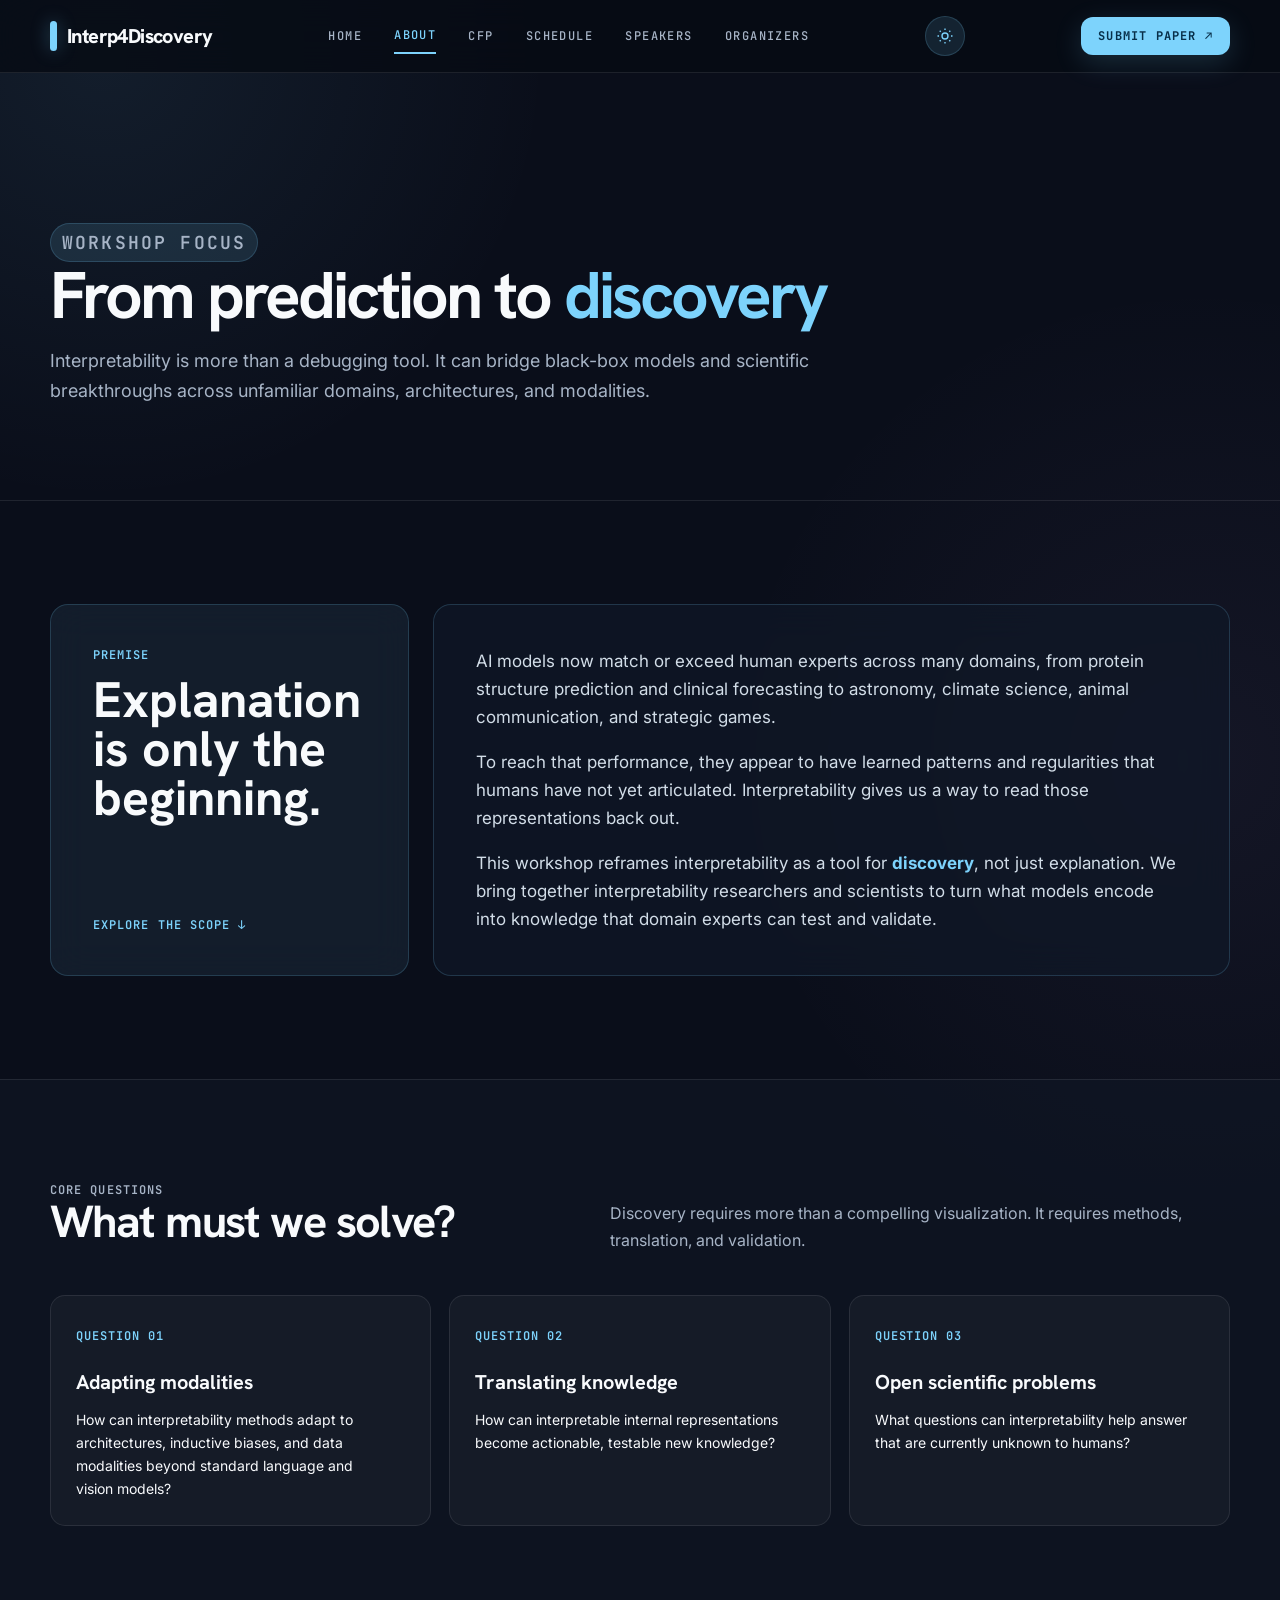
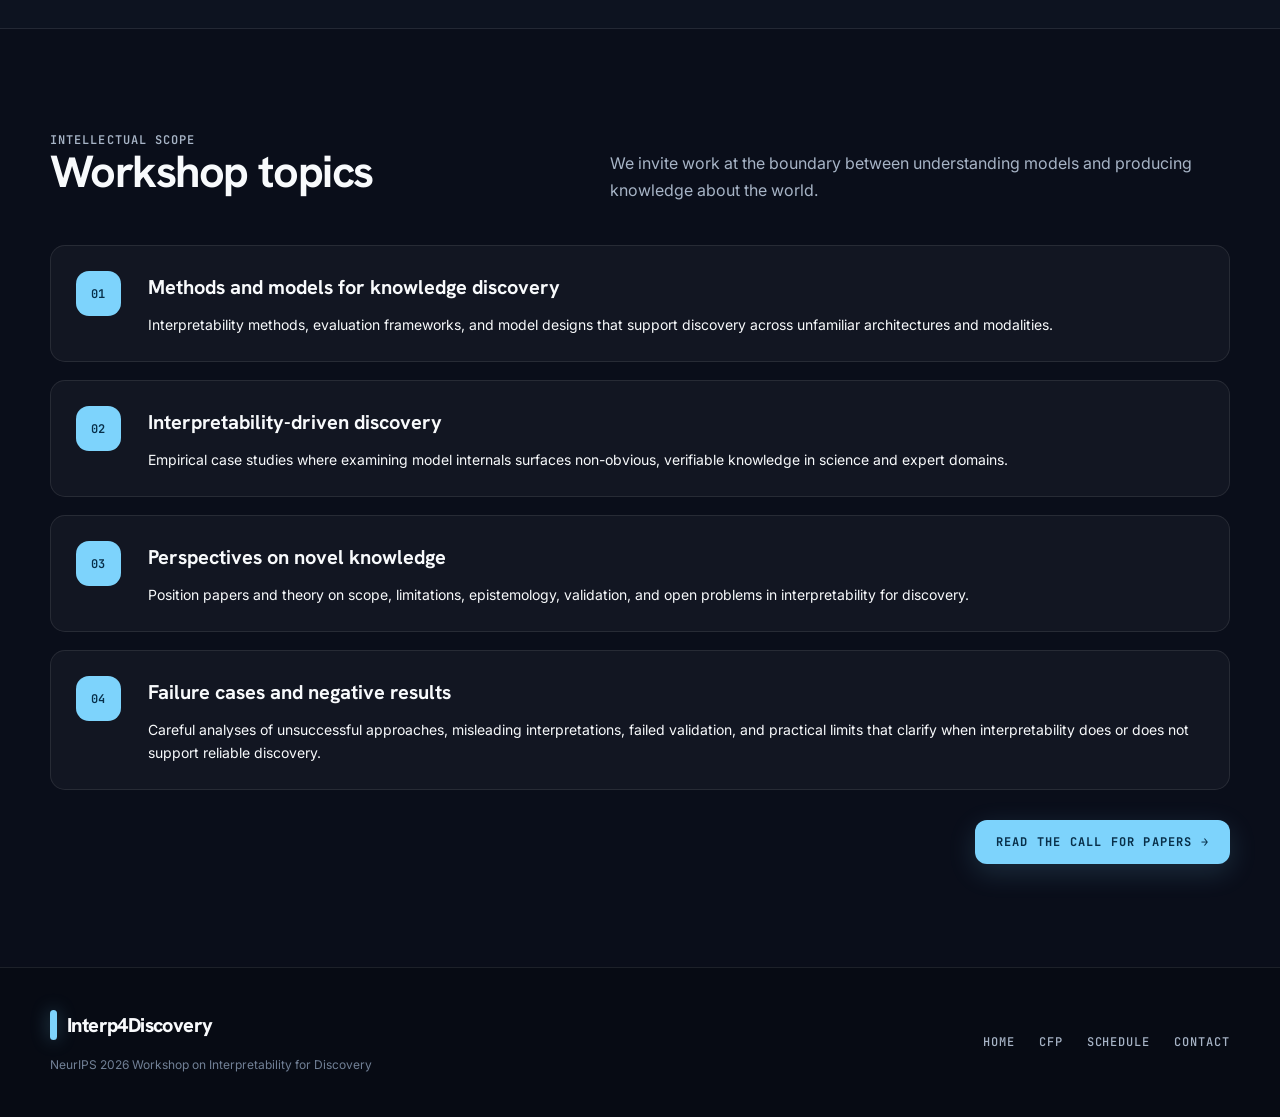
<file: about.html>
<!DOCTYPE html>
<html lang="en">
<head>
  <meta charset="UTF-8" />
  <meta name="viewport" content="width=device-width, initial-scale=1.0" />
  <meta name="description" content="About the NeurIPS 2026 Workshop on Interpretability for Discovery." />
  <title>About: Interpretability for Discovery</title>
  <link rel="preconnect" href="https://fonts.googleapis.com" /><link rel="preconnect" href="https://fonts.gstatic.com" crossorigin />
  <link href="https://fonts.googleapis.com/css2?family=Hanken+Grotesk:wght@400;600;700;800&amp;family=Inter:wght@400;500;600&amp;family=JetBrains+Mono:wght@500;700&amp;display=swap" rel="stylesheet" />
  <script>try{document.documentElement.dataset.theme=localStorage.getItem("interp-theme")||"dark"}catch(e){document.documentElement.dataset.theme="dark"}</script>
  <link rel="stylesheet" href="styles.css" />
  <script src="site.js" defer></script>
</head>
<body>
  <a class="skip-link" href="#main">Skip to main content</a>
  <header class="site-header"><div class="container nav-shell">
    <a class="brand" href="index.html"><span class="brand-mark" aria-hidden="true"></span>Interp4Discovery</a>
    <nav class="nav-links" aria-label="Primary navigation"><a href="index.html">Home</a><a aria-current="page" href="about.html">About</a><a href="cfp.html">CFP</a><a href="schedule.html">Schedule</a><a href="index.html#speakers">Speakers</a><a href="index.html#organizers">Organizers</a></nav>
    <a class="button button-primary button-small" href="https://openreview.net/group?id=NeurIPS.cc/2026/Workshop/Interp4Discovery" target="_blank" rel="noopener noreferrer">Submit paper ↗</a>
    <details class="mobile-menu"><summary>Menu</summary><div><a href="index.html">Home</a><a href="about.html">About</a><a href="cfp.html">CFP</a><a href="schedule.html">Schedule</a><a href="index.html#speakers">Speakers</a><a href="index.html#organizers">Organizers</a><a href="https://openreview.net/group?id=NeurIPS.cc/2026/Workshop/Interp4Discovery" target="_blank" rel="noopener noreferrer">Submit paper ↗</a></div></details>
  </div></header>

  <main id="main">
    <header class="page-hero"><div class="container"><p class="eyebrow">Workshop focus</p><h1>From prediction to <span class="accent">discovery</span></h1><p>Interpretability is more than a debugging tool. It can bridge black-box models and scientific breakthroughs across unfamiliar domains, architectures, and modalities.</p></div></header>

    <section class="section"><div class="container">
      <div class="frontier-grid">
        <div class="frontier-title glass"><div><p class="section-kicker">Premise</p><h2>Explanation is only the beginning.</h2></div><a href="#scope">Explore the scope ↓</a></div>
        <article class="frontier-copy glass">
          <p>AI models now match or exceed human experts across many domains, from protein structure prediction and clinical forecasting to astronomy, climate science, animal communication, and strategic games.</p>
          <p>To reach that performance, they appear to have learned patterns and regularities that humans have not yet articulated. Interpretability gives us a way to read those representations back out.</p>
          <p>This workshop reframes interpretability as a tool for <strong class="accent">discovery</strong>, not just explanation. We bring together interpretability researchers and scientists to turn what models encode into knowledge that domain experts can test and validate.</p>
        </article>
      </div>
    </div></section>

    <section class="section section-alt"><div class="container">
      <div class="section-heading"><div><p class="section-kicker">Core questions</p><h2>What must we solve?</h2></div><p>Discovery requires more than a compelling visualization. It requires methods, translation, and validation.</p></div>
      <div class="question-grid">
        <article class="question-card"><span>Question 01</span><h3>Adapting modalities</h3><p>How can interpretability methods adapt to architectures, inductive biases, and data modalities beyond standard language and vision models?</p></article>
        <article class="question-card"><span>Question 02</span><h3>Translating knowledge</h3><p>How can interpretable internal representations become actionable, testable new knowledge?</p></article>
        <article class="question-card"><span>Question 03</span><h3>Open scientific problems</h3><p>What questions can interpretability help answer that are currently unknown to humans?</p></article>
      </div>
    </div></section>

    <section class="section" id="scope"><div class="container">
      <div class="section-heading"><div><p class="section-kicker">Intellectual scope</p><h2>Workshop topics</h2></div><p>We invite work at the boundary between understanding models and producing knowledge about the world.</p></div>
      <div class="topic-grid">
        <article class="topic-card"><span>01</span><div><h3>Methods and models for knowledge discovery</h3><p>Interpretability methods, evaluation frameworks, and model designs that support discovery across unfamiliar architectures and modalities.</p></div></article>
        <article class="topic-card"><span>02</span><div><h3>Interpretability-driven discovery</h3><p>Empirical case studies where examining model internals surfaces non-obvious, verifiable knowledge in science and expert domains.</p></div></article>
        <article class="topic-card"><span>03</span><div><h3>Perspectives on novel knowledge</h3><p>Position papers and theory on scope, limitations, epistemology, validation, and open problems in interpretability for discovery.</p></div></article>
        <article class="topic-card"><span>04</span><div><h3>Failure cases and negative results</h3><p>Careful analyses of unsuccessful approaches, misleading interpretations, failed validation, and practical limits that clarify when interpretability does or does not support reliable discovery.</p></div></article>
      </div>
      <div class="section-action"><a class="button button-primary" href="cfp.html">Read the call for papers →</a></div>
    </div></section>
  </main>

  <footer class="site-footer"><div class="container footer-grid"><div><a class="brand" href="index.html"><span class="brand-mark" aria-hidden="true"></span>Interp4Discovery</a><p class="footer-copy">NeurIPS 2026 Workshop on Interpretability for Discovery</p></div><nav class="footer-links" aria-label="Footer navigation"><a href="index.html">Home</a><a href="cfp.html">CFP</a><a href="schedule.html">Schedule</a><a href="mailto:interp4discovery@gmail.com">Contact</a></nav></div></footer>
</body>
</html>
</file>
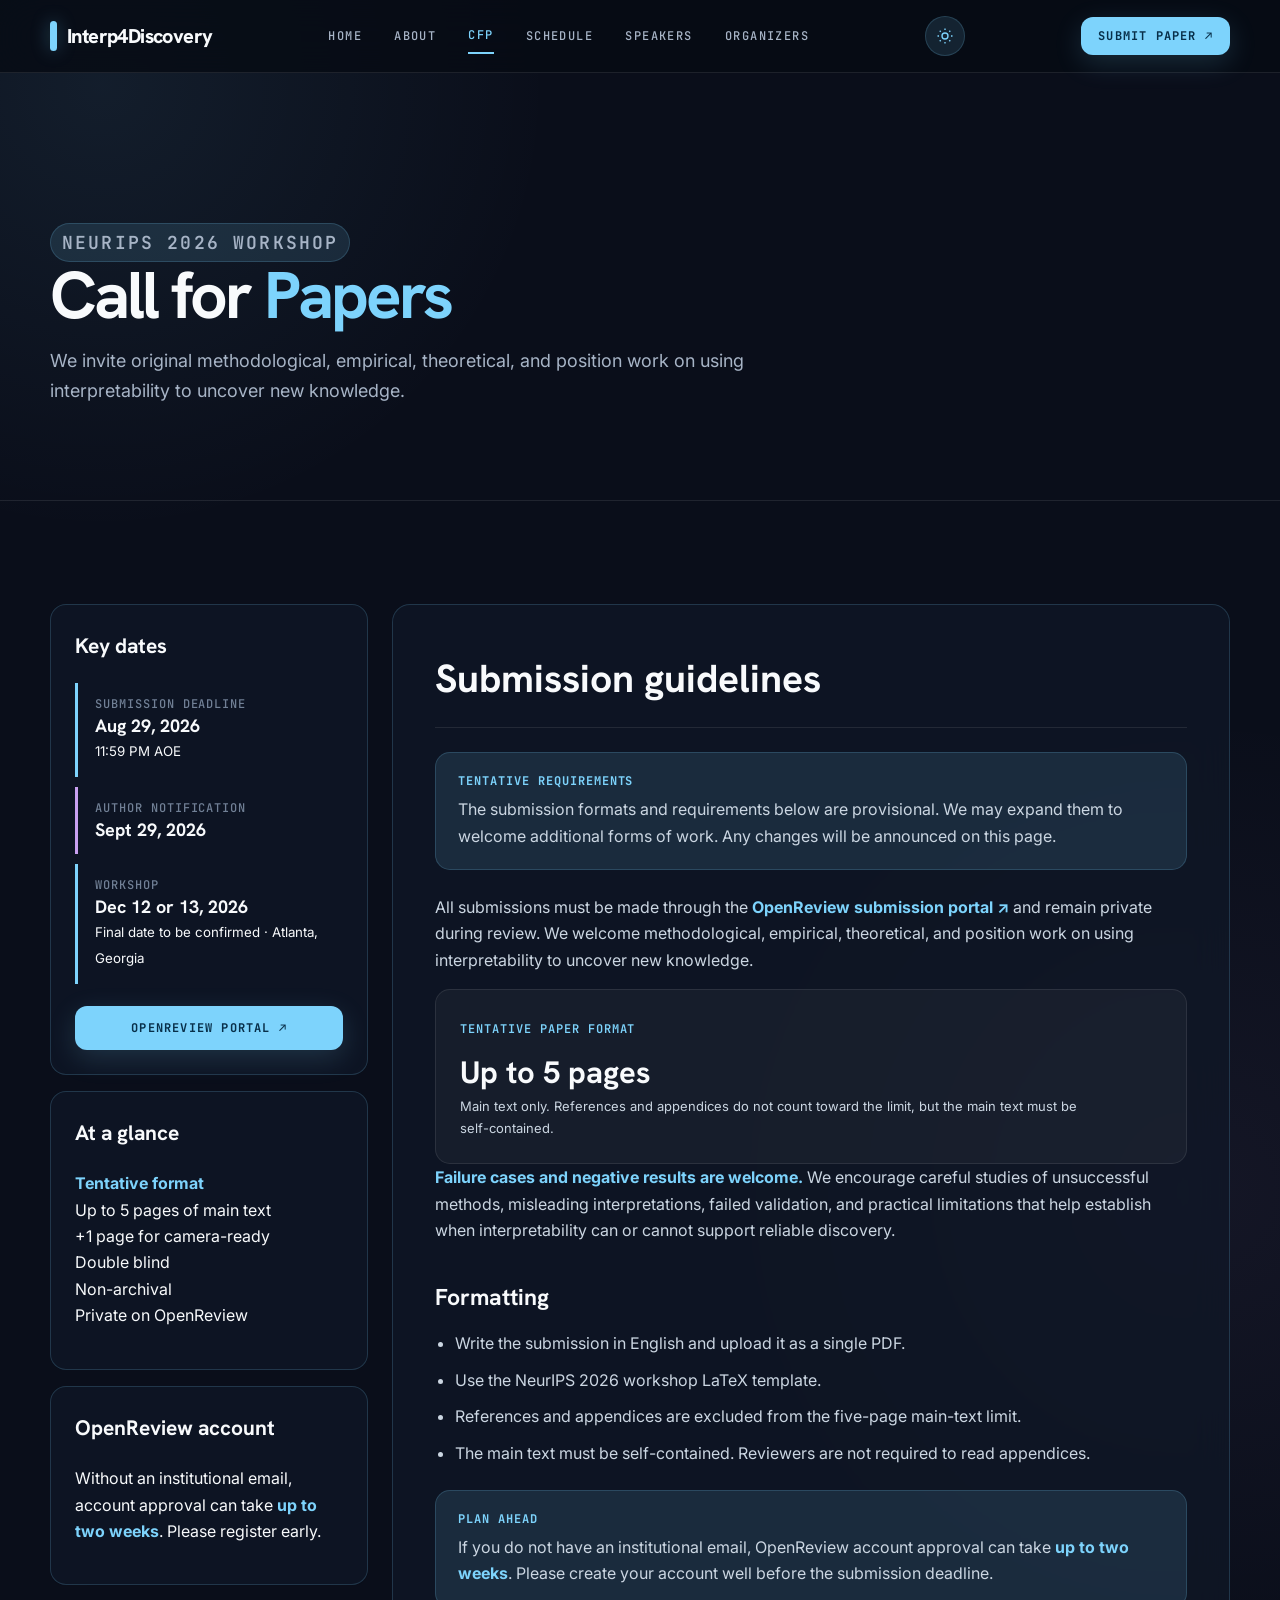
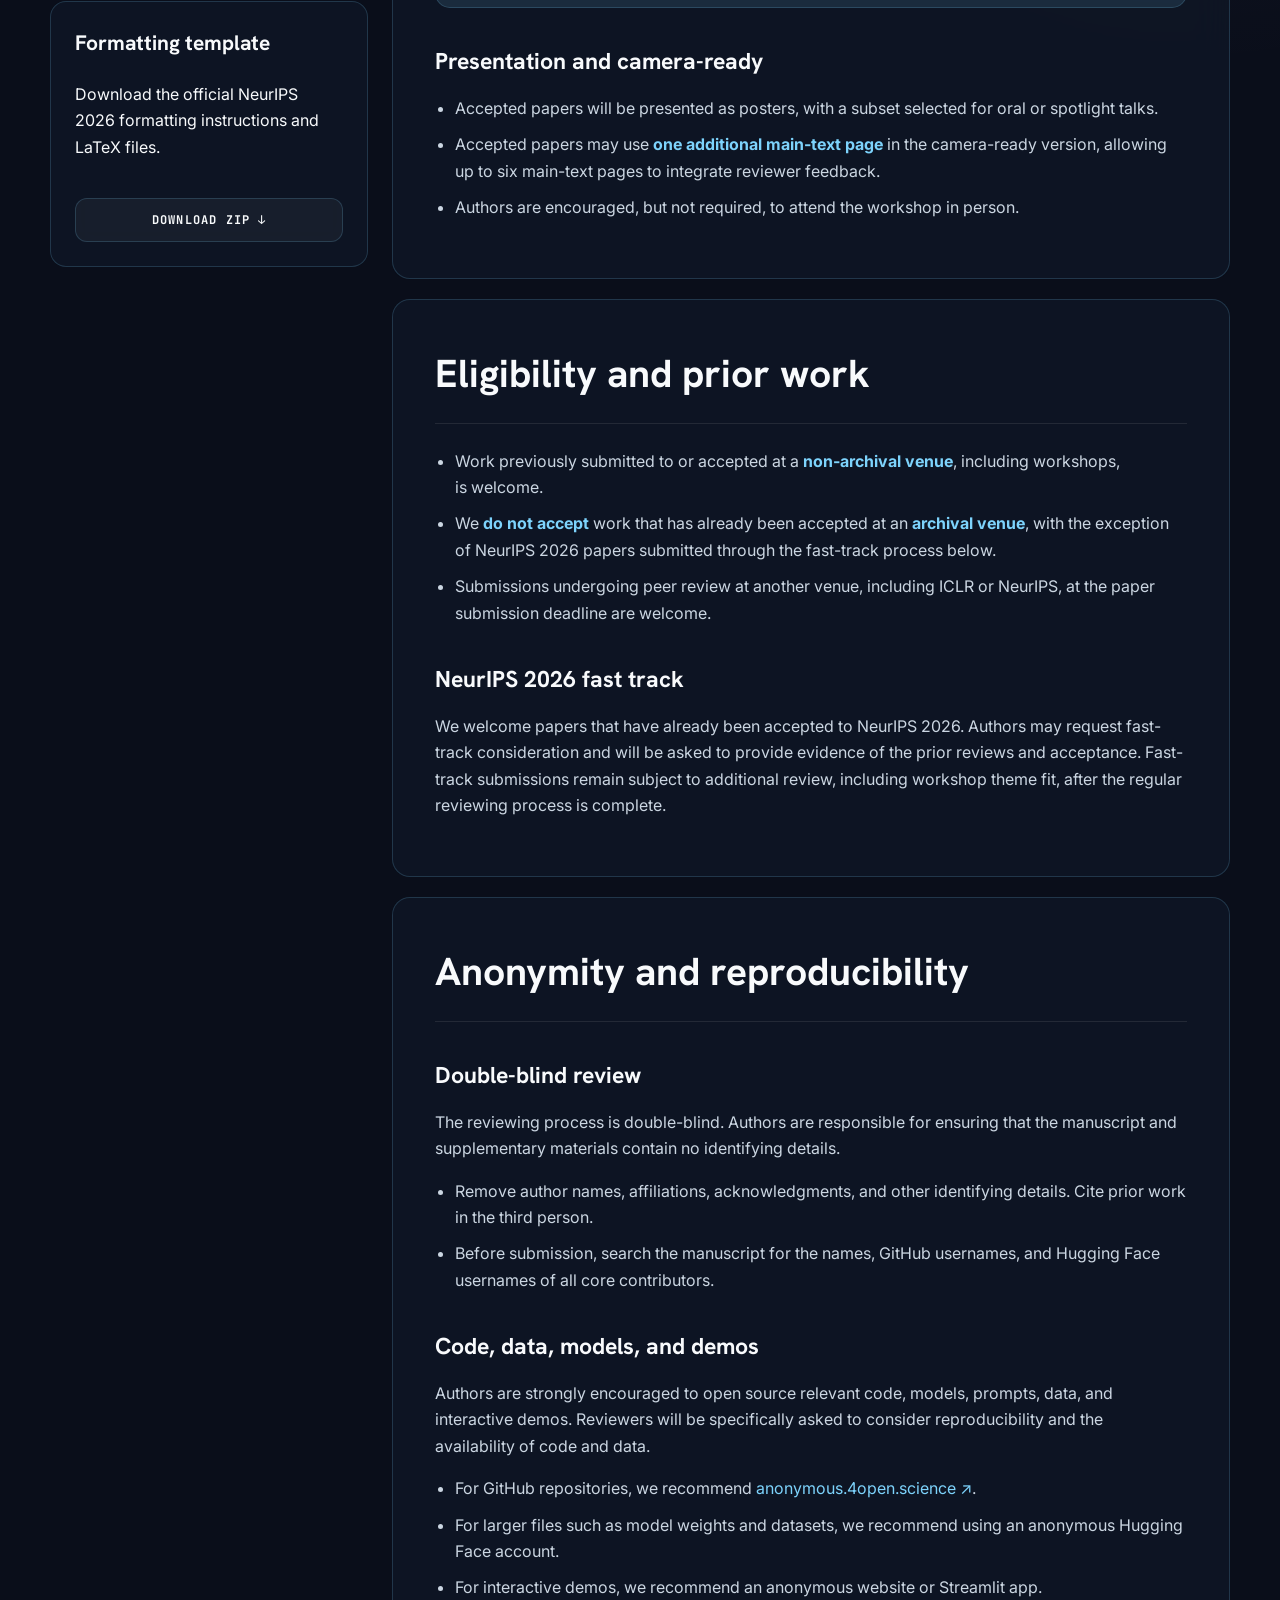
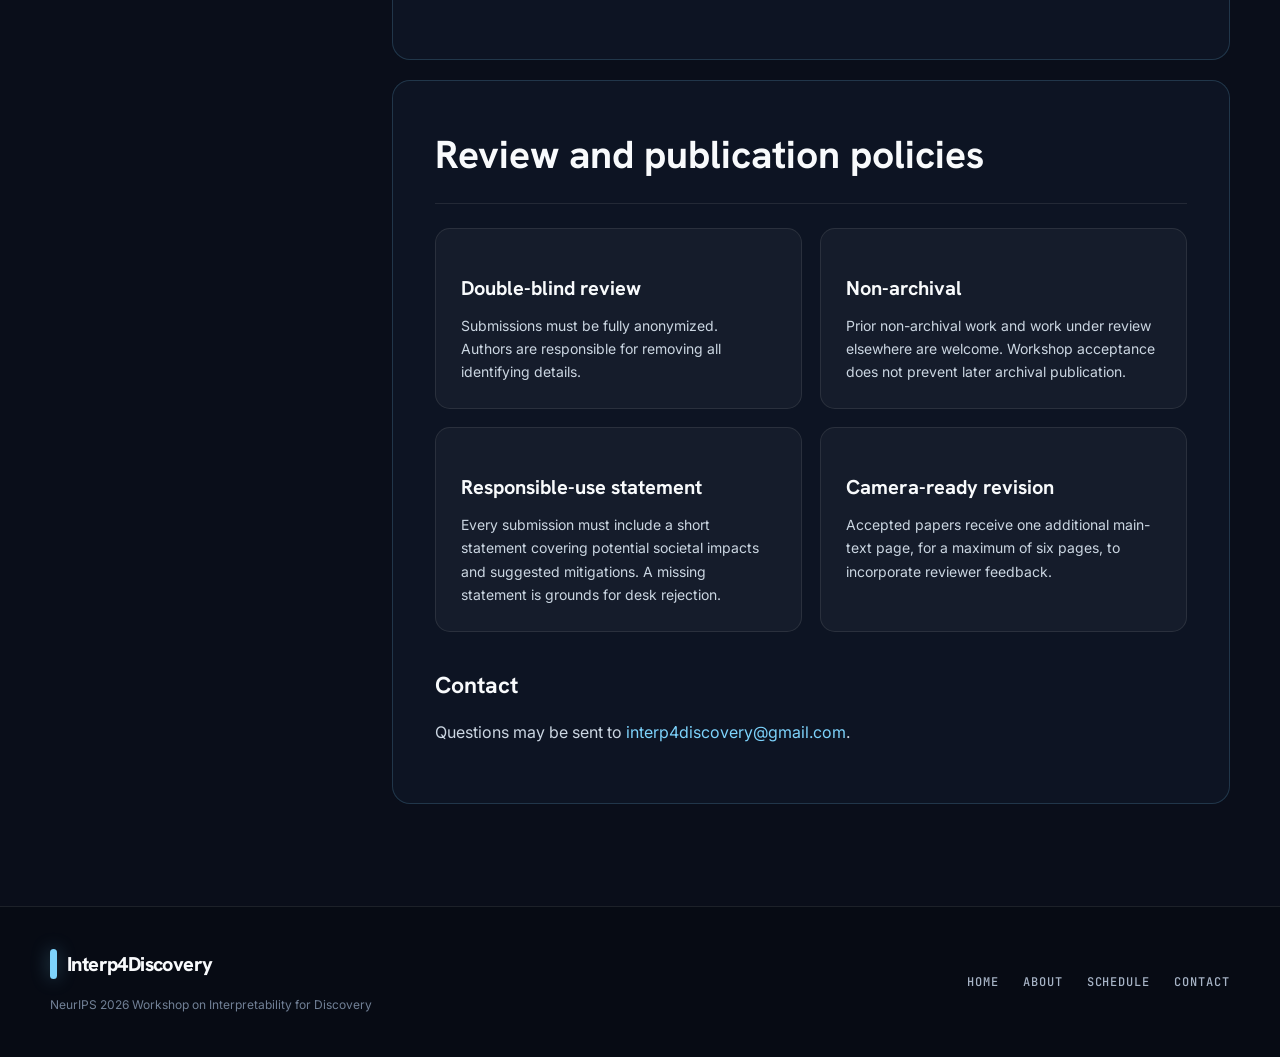
<file: cfp.html>
<!DOCTYPE html>
<html lang="en">
<head>
  <meta charset="UTF-8" />
  <meta name="viewport" content="width=device-width, initial-scale=1.0" />
  <meta name="description" content="Call for papers and submission instructions for Interpretability for Discovery at NeurIPS 2026." />
  <title>Call for Papers: Interpretability for Discovery</title>
  <link rel="preconnect" href="https://fonts.googleapis.com" /><link rel="preconnect" href="https://fonts.gstatic.com" crossorigin />
  <link href="https://fonts.googleapis.com/css2?family=Hanken+Grotesk:wght@400;600;700;800&amp;family=Inter:wght@400;500;600&amp;family=JetBrains+Mono:wght@500;700&amp;display=swap" rel="stylesheet" />
  <script>try{document.documentElement.dataset.theme=localStorage.getItem("interp-theme")||"dark"}catch(e){document.documentElement.dataset.theme="dark"}</script>
  <link rel="stylesheet" href="styles.css" />
  <script src="site.js" defer></script>
</head>
<body>
  <a class="skip-link" href="#main">Skip to main content</a>
  <header class="site-header"><div class="container nav-shell">
    <a class="brand" href="index.html"><span class="brand-mark" aria-hidden="true"></span>Interp4Discovery</a>
    <nav class="nav-links" aria-label="Primary navigation"><a href="index.html">Home</a><a href="about.html">About</a><a aria-current="page" href="cfp.html">CFP</a><a href="schedule.html">Schedule</a><a href="index.html#speakers">Speakers</a><a href="index.html#organizers">Organizers</a></nav>
    <a class="button button-primary button-small" href="https://openreview.net/group?id=NeurIPS.cc/2026/Workshop/Interp4Discovery" target="_blank" rel="noopener noreferrer">Submit paper ↗</a>
    <details class="mobile-menu"><summary>Menu</summary><div><a href="index.html">Home</a><a href="about.html">About</a><a href="cfp.html">CFP</a><a href="schedule.html">Schedule</a><a href="index.html#speakers">Speakers</a><a href="index.html#organizers">Organizers</a><a href="https://openreview.net/group?id=NeurIPS.cc/2026/Workshop/Interp4Discovery" target="_blank" rel="noopener noreferrer">Submit paper ↗</a></div></details>
  </div></header>

  <main id="main">
    <header class="page-hero"><div class="container"><p class="eyebrow">NeurIPS 2026 Workshop</p><h1>Call for <span class="accent">Papers</span></h1><p>We invite original methodological, empirical, theoretical, and position work on using interpretability to uncover new knowledge.</p></div></header>

    <section class="section"><div class="container content-grid">
      <aside class="content-sidebar">
        <div class="side-card glass">
          <h2>Key dates</h2>
          <div class="side-date"><span>Submission deadline</span><strong>Aug 29, 2026</strong><small>11:59 PM AOE</small></div>
          <div class="side-date"><span>Author notification</span><strong>Sept 29, 2026</strong></div>
          <div class="side-date"><span>Workshop</span><strong>Dec 12 or 13, 2026</strong><small>Final date to be confirmed · Atlanta, Georgia</small></div>
          <a class="button button-primary" href="https://openreview.net/group?id=NeurIPS.cc/2026/Workshop/Interp4Discovery" target="_blank" rel="noopener noreferrer">OpenReview portal ↗</a>
        </div>
        <div class="side-card glass"><h3>At a glance</h3><p><strong class="accent">Tentative format</strong><br>Up to 5 pages of main text<br>+1 page for camera-ready<br>Double blind<br>Non-archival<br>Private on OpenReview</p></div>
        <div class="side-card glass account-card"><h3>OpenReview account</h3><p>Without an institutional email, account approval can take <strong>up to two weeks</strong>. Please register early.</p></div>
        <div class="side-card glass">
          <h3>Formatting template</h3>
          <p>Download the official NeurIPS 2026 formatting instructions and LaTeX files.</p>
          <a class="button button-secondary" href="https://media.neurips.cc/Conferences/NeurIPS2026/Formatting_Instructions_For_NeurIPS_2026.zip">Download ZIP ↓</a>
        </div>
      </aside>

      <div>
        <article class="content-panel glass">
          <h2>Submission guidelines</h2>
          <div class="submission-notice requirements-notice">
            <span>Tentative requirements</span>
            <p>The submission formats and requirements below are provisional. We may expand them to welcome additional forms of work. Any changes will be announced on this page.</p>
          </div>
          <p>All submissions must be made through the <a class="accent" href="https://openreview.net/group?id=NeurIPS.cc/2026/Workshop/Interp4Discovery" target="_blank" rel="noopener noreferrer"><strong>OpenReview submission portal ↗</strong></a> and remain private during review. We welcome methodological, empirical, theoretical, and position work on using interpretability to uncover new knowledge.</p>
          <div class="format-summary format-summary-single">
            <div class="format-card"><span>Tentative paper format</span><strong>Up to 5 pages</strong><p>Main text only. References and appendices do not count toward the limit, but the main text must be self-contained.</p></div>
          </div>
          <p><strong class="accent">Failure cases and negative results are welcome.</strong> We encourage careful studies of unsuccessful methods, misleading interpretations, failed validation, and practical limitations that help establish when interpretability can or cannot support reliable discovery.</p>
          <h3>Formatting</h3>
          <ul>
            <li>Write the submission in English and upload it as a single PDF.</li>
            <li>Use the NeurIPS 2026 workshop LaTeX template.</li>
            <li>References and appendices are excluded from the five-page main-text limit.</li>
            <li>The main text must be self-contained. Reviewers are not required to read appendices.</li>
          </ul>
          <div class="submission-notice">
            <span>Plan ahead</span>
            <p>If you do not have an institutional email, OpenReview account approval can take <strong>up to two weeks</strong>. Please create your account well before the submission deadline.</p>
          </div>
          <h3>Presentation and camera-ready</h3>
          <ul>
            <li>Accepted papers will be presented as posters, with a subset selected for oral or spotlight talks.</li>
            <li>Accepted papers may use <strong>one additional main-text page</strong> in the camera-ready version, allowing up to six main-text pages to integrate reviewer feedback.</li>
            <li>Authors are encouraged, but not required, to attend the workshop in person.</li>
          </ul>
        </article>

        <article class="content-panel glass">
          <h2>Eligibility and prior work</h2>
          <ul>
            <li>Work previously submitted to or accepted at a <strong>non-archival venue</strong>, including workshops, is welcome.</li>
            <li>We <strong>do not accept</strong> work that has already been accepted at an <strong>archival venue</strong>, with the exception of NeurIPS 2026 papers submitted through the fast-track process below.</li>
            <li>Submissions undergoing peer review at another venue, including ICLR or NeurIPS, at the paper submission deadline are welcome.</li>
          </ul>
          <h3>NeurIPS 2026 fast track</h3>
          <p>We welcome papers that have already been accepted to NeurIPS 2026. Authors may request fast-track consideration and will be asked to provide evidence of the prior reviews and acceptance. Fast-track submissions remain subject to additional review, including workshop theme fit, after the regular reviewing process is complete.</p>
        </article>

        <article class="content-panel glass">
          <h2>Anonymity and reproducibility</h2>
          <h3>Double-blind review</h3>
          <p>The reviewing process is double-blind. Authors are responsible for ensuring that the manuscript and supplementary materials contain no identifying details.</p>
          <ul>
            <li>Remove author names, affiliations, acknowledgments, and other identifying details. Cite prior work in the third person.</li>
            <li>Before submission, search the manuscript for the names, GitHub usernames, and Hugging Face usernames of all core contributors.</li>
          </ul>
          <h3>Code, data, models, and demos</h3>
          <p>Authors are strongly encouraged to open source relevant code, models, prompts, data, and interactive demos. Reviewers will be specifically asked to consider reproducibility and the availability of code and data.</p>
          <ul>
            <li>For GitHub repositories, we recommend <a class="accent" href="https://anonymous.4open.science/" target="_blank" rel="noopener noreferrer">anonymous.4open.science ↗</a>.</li>
            <li>For larger files such as model weights and datasets, we recommend using an anonymous Hugging Face account.</li>
            <li>For interactive demos, we recommend an anonymous website or Streamlit app.</li>
          </ul>
        </article>

        <article class="content-panel glass">
          <h2>Review and publication policies</h2>
          <div class="policy-grid">
            <section class="policy-card"><h3>Double-blind review</h3><p>Submissions must be fully anonymized. Authors are responsible for removing all identifying details.</p></section>
            <section class="policy-card"><h3>Non-archival</h3><p>Prior non-archival work and work under review elsewhere are welcome. Workshop acceptance does not prevent later archival publication.</p></section>
            <section class="policy-card"><h3>Responsible-use statement</h3><p>Every submission must include a short statement covering potential societal impacts and suggested mitigations. A missing statement is grounds for desk rejection.</p></section>
            <section class="policy-card"><h3>Camera-ready revision</h3><p>Accepted papers receive one additional main-text page, for a maximum of six pages, to incorporate reviewer feedback.</p></section>
          </div>
          <h3>Contact</h3>
          <p>Questions may be sent to <a class="accent" href="mailto:interp4discovery@gmail.com">interp4discovery@gmail.com</a>.</p>
        </article>
      </div>
    </div></section>
  </main>

  <footer class="site-footer"><div class="container footer-grid"><div><a class="brand" href="index.html"><span class="brand-mark" aria-hidden="true"></span>Interp4Discovery</a><p class="footer-copy">NeurIPS 2026 Workshop on Interpretability for Discovery</p></div><nav class="footer-links" aria-label="Footer navigation"><a href="index.html">Home</a><a href="about.html">About</a><a href="schedule.html">Schedule</a><a href="mailto:interp4discovery@gmail.com">Contact</a></nav></div></footer>
</body>
</html>
</file>
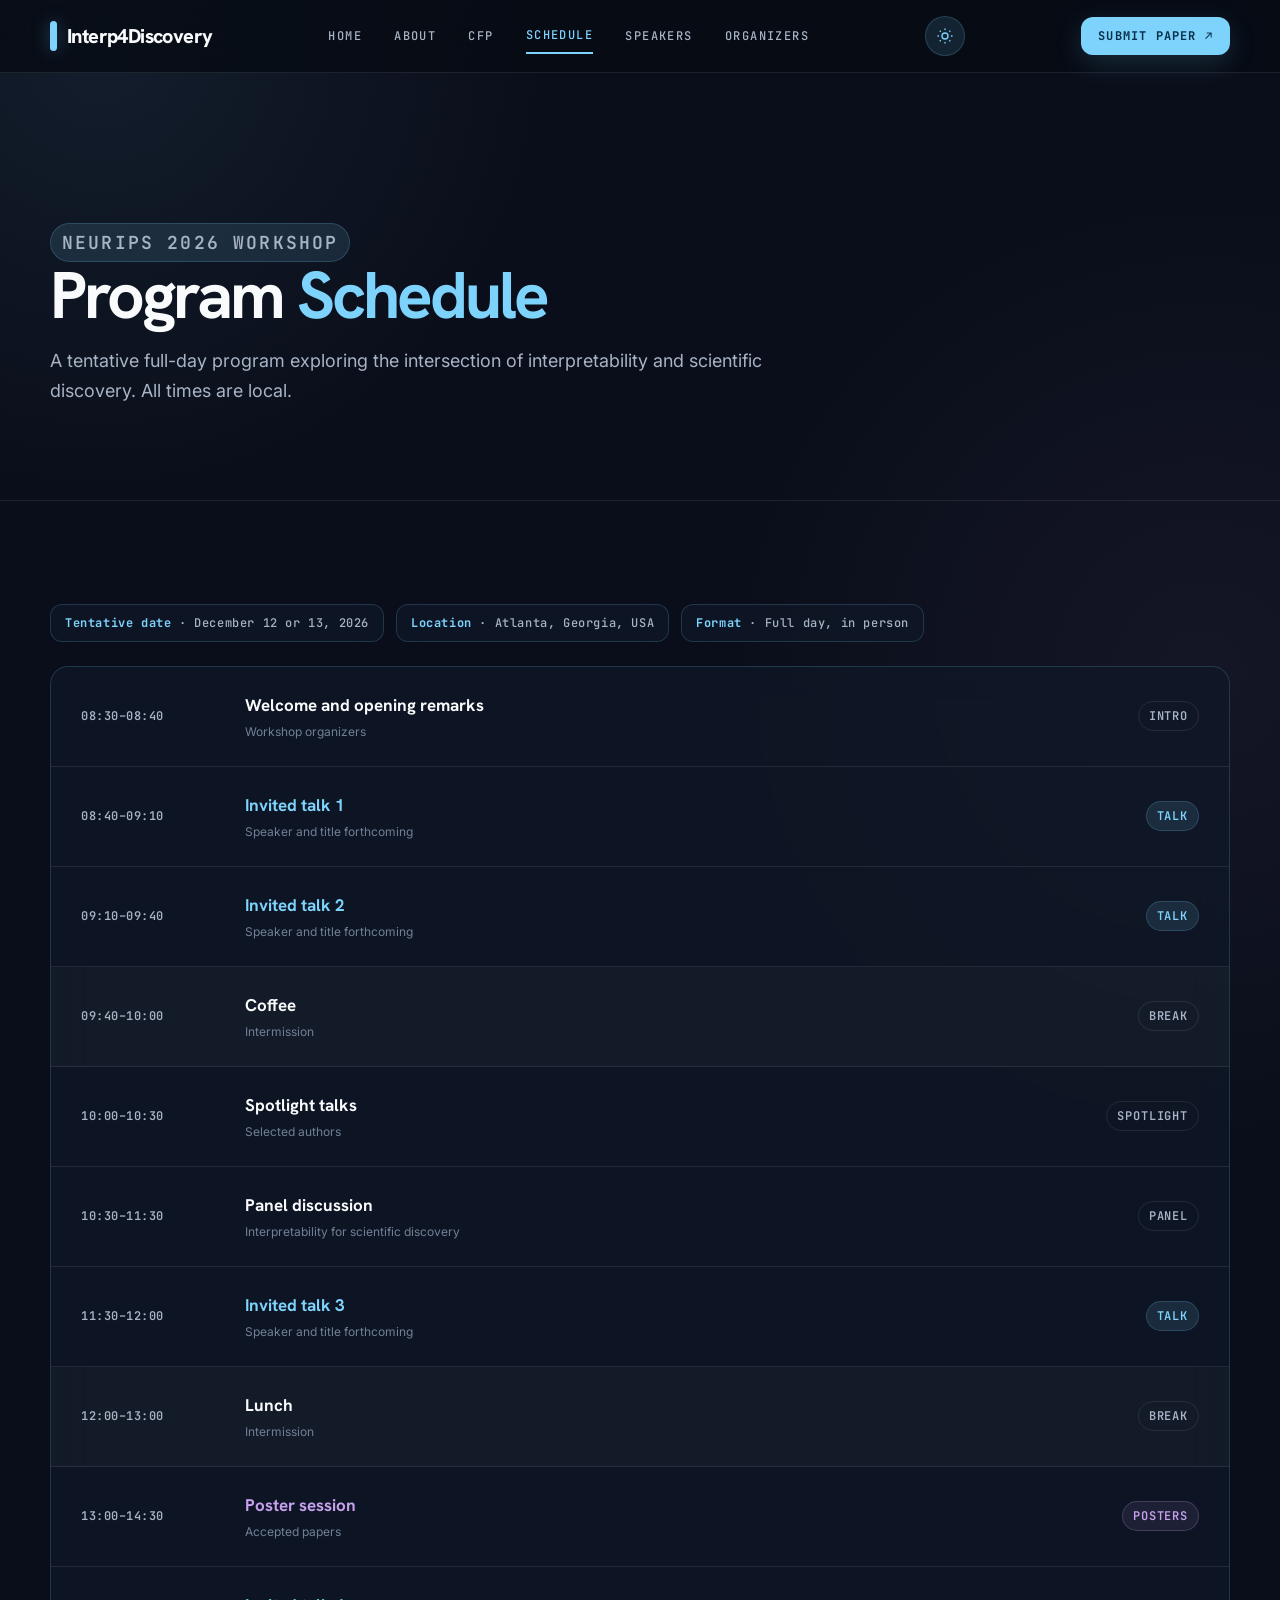
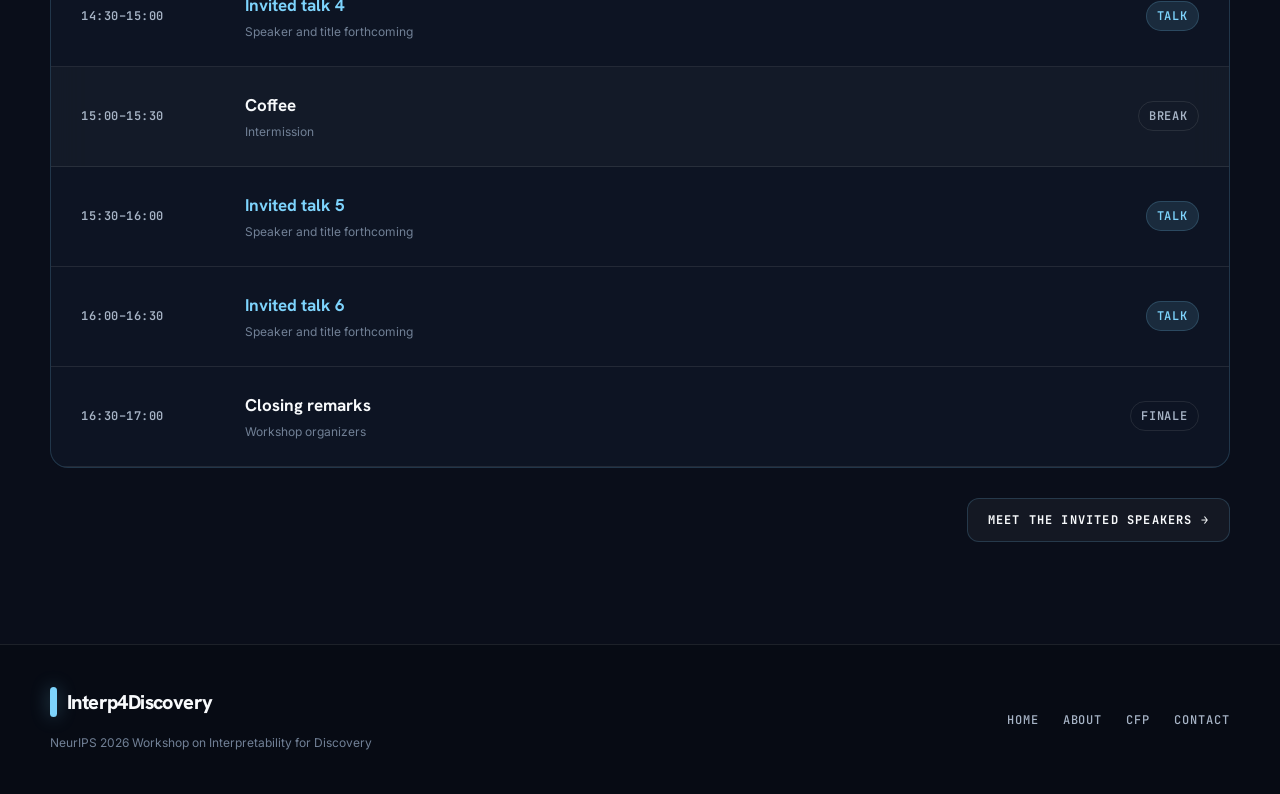
<file: schedule.html>
<!DOCTYPE html>
<html lang="en">
<head>
  <meta charset="UTF-8" />
  <meta name="viewport" content="width=device-width, initial-scale=1.0" />
  <meta name="description" content="Tentative program schedule for the NeurIPS 2026 Workshop on Interpretability for Discovery." />
  <title>Schedule: Interpretability for Discovery</title>
  <link rel="preconnect" href="https://fonts.googleapis.com" /><link rel="preconnect" href="https://fonts.gstatic.com" crossorigin />
  <link href="https://fonts.googleapis.com/css2?family=Hanken+Grotesk:wght@400;600;700;800&amp;family=Inter:wght@400;500;600&amp;family=JetBrains+Mono:wght@500;700&amp;display=swap" rel="stylesheet" />
  <script>try{document.documentElement.dataset.theme=localStorage.getItem("interp-theme")||"dark"}catch(e){document.documentElement.dataset.theme="dark"}</script>
  <link rel="stylesheet" href="styles.css" />
  <script src="site.js" defer></script>
</head>
<body>
  <a class="skip-link" href="#main">Skip to main content</a>
  <header class="site-header"><div class="container nav-shell">
    <a class="brand" href="index.html"><span class="brand-mark" aria-hidden="true"></span>Interp4Discovery</a>
    <nav class="nav-links" aria-label="Primary navigation"><a href="index.html">Home</a><a href="about.html">About</a><a href="cfp.html">CFP</a><a aria-current="page" href="schedule.html">Schedule</a><a href="index.html#speakers">Speakers</a><a href="index.html#organizers">Organizers</a></nav>
    <a class="button button-primary button-small" href="https://openreview.net/group?id=NeurIPS.cc/2026/Workshop/Interp4Discovery" target="_blank" rel="noopener noreferrer">Submit paper ↗</a>
    <details class="mobile-menu"><summary>Menu</summary><div><a href="index.html">Home</a><a href="about.html">About</a><a href="cfp.html">CFP</a><a href="schedule.html">Schedule</a><a href="index.html#speakers">Speakers</a><a href="index.html#organizers">Organizers</a><a href="https://openreview.net/group?id=NeurIPS.cc/2026/Workshop/Interp4Discovery" target="_blank" rel="noopener noreferrer">Submit paper ↗</a></div></details>
  </div></header>

  <main id="main">
    <header class="page-hero"><div class="container"><p class="eyebrow">NeurIPS 2026 Workshop</p><h1>Program <span class="accent">Schedule</span></h1><p>A tentative full-day program exploring the intersection of interpretability and scientific discovery. All times are local.</p></div></header>

    <section class="section"><div class="container">
      <div class="schedule-meta"><span class="meta-chip glass"><strong>Tentative date</strong> · December 12 or 13, 2026</span><span class="meta-chip glass"><strong>Location</strong> · Atlanta, Georgia, USA</span><span class="meta-chip glass"><strong>Format</strong> · Full day, in person</span></div>
      <div class="full-schedule glass">
        <article class="schedule-row"><time class="schedule-time">08:30–08:40</time><div><h3>Welcome and opening remarks</h3><p>Workshop organizers</p></div><span class="schedule-tag">Intro</span></article>
        <article class="schedule-row" data-kind="talk"><time class="schedule-time">08:40–09:10</time><div><h3>Invited talk 1</h3><p>Speaker and title forthcoming</p></div><span class="schedule-tag">Talk</span></article>
        <article class="schedule-row" data-kind="talk"><time class="schedule-time">09:10–09:40</time><div><h3>Invited talk 2</h3><p>Speaker and title forthcoming</p></div><span class="schedule-tag">Talk</span></article>
        <article class="schedule-row" data-kind="break"><time class="schedule-time">09:40–10:00</time><div><h3>Coffee</h3><p>Intermission</p></div><span class="schedule-tag">Break</span></article>
        <article class="schedule-row"><time class="schedule-time">10:00–10:30</time><div><h3>Spotlight talks</h3><p>Selected authors</p></div><span class="schedule-tag">Spotlight</span></article>
        <article class="schedule-row"><time class="schedule-time">10:30–11:30</time><div><h3>Panel discussion</h3><p>Interpretability for scientific discovery</p></div><span class="schedule-tag">Panel</span></article>
        <article class="schedule-row" data-kind="talk"><time class="schedule-time">11:30–12:00</time><div><h3>Invited talk 3</h3><p>Speaker and title forthcoming</p></div><span class="schedule-tag">Talk</span></article>
        <article class="schedule-row" data-kind="break"><time class="schedule-time">12:00–13:00</time><div><h3>Lunch</h3><p>Intermission</p></div><span class="schedule-tag">Break</span></article>
        <article class="schedule-row" data-kind="poster"><time class="schedule-time">13:00–14:30</time><div><h3>Poster session</h3><p>Accepted papers</p></div><span class="schedule-tag">Posters</span></article>
        <article class="schedule-row" data-kind="talk"><time class="schedule-time">14:30–15:00</time><div><h3>Invited talk 4</h3><p>Speaker and title forthcoming</p></div><span class="schedule-tag">Talk</span></article>
        <article class="schedule-row" data-kind="break"><time class="schedule-time">15:00–15:30</time><div><h3>Coffee</h3><p>Intermission</p></div><span class="schedule-tag">Break</span></article>
        <article class="schedule-row" data-kind="talk"><time class="schedule-time">15:30–16:00</time><div><h3>Invited talk 5</h3><p>Speaker and title forthcoming</p></div><span class="schedule-tag">Talk</span></article>
        <article class="schedule-row" data-kind="talk"><time class="schedule-time">16:00–16:30</time><div><h3>Invited talk 6</h3><p>Speaker and title forthcoming</p></div><span class="schedule-tag">Talk</span></article>
        <article class="schedule-row"><time class="schedule-time">16:30–17:00</time><div><h3>Closing remarks</h3><p>Workshop organizers</p></div><span class="schedule-tag">Finale</span></article>
      </div>
      <div class="section-action"><a class="button button-secondary" href="index.html#speakers">Meet the invited speakers →</a></div>
    </div></section>
  </main>

  <footer class="site-footer"><div class="container footer-grid"><div><a class="brand" href="index.html"><span class="brand-mark" aria-hidden="true"></span>Interp4Discovery</a><p class="footer-copy">NeurIPS 2026 Workshop on Interpretability for Discovery</p></div><nav class="footer-links" aria-label="Footer navigation"><a href="index.html">Home</a><a href="about.html">About</a><a href="cfp.html">CFP</a><a href="mailto:interp4discovery@gmail.com">Contact</a></nav></div></footer>
</body>
</html>
</file>
<file: styles.css>
:root {
  --bg: #0a0e1a;
  --bg-deep: #070b14;
  --surface: #101827;
  --surface-soft: #141e30;
  --surface-high: #1b2639;
  --primary: #7dd3fc;
  --primary-soft: rgba(125, 211, 252, 0.12);
  --violet: #c8a0f0;
  --rose: #fb7185;
  --text: #f8fafc;
  --muted: #a7b4c6;
  --quiet: #718096;
  --line: rgba(255, 255, 255, 0.09);
  --line-blue: rgba(125, 211, 252, 0.18);
  --display: "Hanken Grotesk", sans-serif;
  --body: "Inter", sans-serif;
  --mono: "JetBrains Mono", monospace;
  --container: min(1180px, calc(100% - 48px));
  --ease: cubic-bezier(0.16, 1, 0.3, 1);
}

*, *::before, *::after { box-sizing: border-box; }

html {
  scroll-behavior: smooth;
  scroll-padding-top: 88px;
}

section[id] { scroll-margin-top: 88px; }

@view-transition { navigation: auto; }
::view-transition-old(root),
::view-transition-new(root) { animation-duration: 260ms; animation-timing-function: ease-out; }

body {
  min-width: 320px;
  margin: 0;
  color: var(--text);
  background:
    radial-gradient(circle at 8% 2%, rgba(125, 211, 252, 0.08), transparent 28rem),
    radial-gradient(circle at 94% 28%, rgba(200, 160, 240, 0.055), transparent 30rem),
    var(--bg);
  font: 400 16px/1.65 var(--body);
  -webkit-font-smoothing: antialiased;
}

::selection { color: var(--bg); background: var(--primary); }

h1, h2, h3, h4, p, figure, dl, dd, ul, ol { margin-top: 0; }
h1, h2, h3, h4 { font-family: var(--display); text-wrap: balance; }
p, li { text-wrap: pretty; }

a { color: inherit; text-decoration: none; }
a:focus-visible, summary:focus-visible { outline: 3px solid var(--primary); outline-offset: 4px; }

.container { width: var(--container); margin-inline: auto; }

.skip-link {
  position: fixed;
  top: 10px;
  left: 10px;
  z-index: 200;
  padding: 10px 15px;
  color: var(--bg);
  background: var(--primary);
  border-radius: 10px;
  font: 700 12px var(--mono);
  transform: translateY(-160%);
}
.skip-link:focus { transform: translateY(0); }

.site-header {
  position: sticky;
  top: 0;
  z-index: 100;
  background: rgba(7, 11, 20, 0.82);
  border-bottom: 1px solid var(--line);
  backdrop-filter: blur(22px);
  -webkit-backdrop-filter: blur(22px);
}

.nav-shell {
  min-height: 72px;
  display: flex;
  align-items: center;
  justify-content: space-between;
  gap: 24px;
}

.brand {
  display: inline-flex;
  align-items: center;
  gap: 10px;
  font: 800 20px/1 var(--display);
  letter-spacing: -0.03em;
}
.brand-mark {
  width: 7px;
  height: 30px;
  display: block;
  background: var(--primary);
  border-radius: 999px;
  box-shadow: 0 0 18px rgba(125, 211, 252, 0.35);
}

.nav-links { display: flex; align-items: center; gap: clamp(18px, 2.5vw, 34px); }
.nav-links a {
  padding-block: 9px;
  color: var(--muted);
  font: 500 12px var(--mono);
  letter-spacing: 0.12em;
  text-transform: uppercase;
  transition: color 220ms ease;
}
.nav-links a:hover, .nav-links a[aria-current="page"] { color: var(--primary); }
.nav-links a[aria-current="page"] { border-bottom: 2px solid var(--primary); }

.theme-toggle {
  width: 40px;
  height: 40px;
  flex: 0 0 40px;
  display: grid;
  place-items: center;
  padding: 0;
  color: var(--primary);
  background: var(--primary-soft);
  border: 1px solid var(--line-blue);
  border-radius: 50%;
  cursor: pointer;
  transition: transform 240ms var(--ease), background 240ms ease, border-color 240ms ease;
}
.theme-toggle:hover { transform: translateY(-2px) rotate(8deg); border-color: var(--primary); }
.theme-toggle:focus-visible { outline: 3px solid var(--primary); outline-offset: 3px; }
.theme-toggle svg { width: 18px; height: 18px; }

.button {
  min-height: 44px;
  display: inline-flex;
  align-items: center;
  justify-content: center;
  gap: 10px;
  padding: 11px 20px;
  border: 1px solid transparent;
  border-radius: 12px;
  font: 700 12px var(--mono);
  letter-spacing: 0.1em;
  text-transform: uppercase;
  transition: transform 240ms var(--ease), background 240ms ease, border-color 240ms ease, box-shadow 240ms ease;
}
.button:hover { transform: translateY(-2px); }
.button-primary {
  color: #082f49;
  background: var(--primary);
  box-shadow: 0 8px 28px rgba(125, 211, 252, 0.16);
}
.button-primary:hover { background: #bae6fd; box-shadow: 0 10px 34px rgba(125, 211, 252, 0.28); }
.button-secondary { color: var(--text); background: rgba(255, 255, 255, 0.045); border-color: var(--line-blue); }
.button-secondary:hover { background: rgba(125, 211, 252, 0.09); border-color: rgba(125, 211, 252, 0.45); }
.button-small { min-height: 38px; padding: 9px 16px; }

.mobile-menu { display: none; position: relative; }
.mobile-menu summary {
  padding: 9px 12px;
  color: var(--primary);
  border: 1px solid var(--line-blue);
  border-radius: 10px;
  cursor: pointer;
  font: 600 12px var(--mono);
  letter-spacing: 0.1em;
  list-style: none;
  text-transform: uppercase;
}
.mobile-menu summary::-webkit-details-marker { display: none; }
.mobile-menu > div {
  position: absolute;
  top: calc(100% + 10px);
  right: 0;
  min-width: 210px;
  padding: 8px;
  background: rgba(16, 24, 39, 0.98);
  border: 1px solid var(--line-blue);
  border-radius: 14px;
  box-shadow: 0 18px 60px rgba(0, 0, 0, 0.4);
}
.mobile-menu a { display: block; padding: 12px; color: var(--muted); font: 500 12px var(--mono); text-transform: uppercase; }
.mobile-menu a:hover { color: var(--primary); }

.eyebrow {
  width: fit-content;
  margin-bottom: 20px;
  padding: 7px 11px;
  color: var(--primary);
  background: var(--primary-soft);
  border: 1px solid var(--line-blue);
  border-radius: 999px;
  font: 600 12px var(--mono);
  letter-spacing: 0.12em;
  text-transform: uppercase;
}

.glass {
  background: rgba(16, 24, 39, 0.72);
  border: 1px solid var(--line-blue);
  backdrop-filter: blur(18px);
  -webkit-backdrop-filter: blur(18px);
}

@keyframes enter-up {
  from { opacity: 0; transform: translateY(18px); }
  to { opacity: 1; transform: translateY(0); }
}

@keyframes enter-down {
  from { opacity: 0; transform: translateY(-12px); }
  to { opacity: 1; transform: translateY(0); }
}

.site-header { animation: enter-down 520ms var(--ease) both; }
.hero-grid > div > *,
.page-hero .container > * { animation: enter-up 720ms var(--ease) both; }
.hero-grid > div > :nth-child(1), .page-hero .container > :nth-child(1) { animation-delay: 80ms; }
.hero-grid > div > :nth-child(2), .page-hero .container > :nth-child(2) { animation-delay: 150ms; }
.hero-grid > div > :nth-child(3), .page-hero .container > :nth-child(3) { animation-delay: 220ms; }
.hero-grid > div > :nth-child(4) { animation-delay: 290ms; }
.hero-grid > div > :nth-child(5) { animation-delay: 360ms; }

.reveal-item {
  opacity: 0;
  transform: translateY(20px);
  transition:
    opacity 680ms var(--ease) var(--reveal-delay, 0ms),
    transform 680ms var(--ease) var(--reveal-delay, 0ms);
}
.reveal-item.is-visible { opacity: 1; transform: translateY(0); }

.hero {
  position: relative;
  min-height: 650px;
  display: flex;
  align-items: center;
  overflow: hidden;
  background:
    linear-gradient(90deg, rgba(7, 11, 20, 0.74) 0%, rgba(7, 11, 20, 0.61) 54%, rgba(7, 11, 20, 0.28) 100%),
    linear-gradient(180deg, rgba(10, 14, 26, 0.03), rgba(10, 14, 26, 0.34)),
    url("hero-bg.png") center / cover no-repeat;
  border-bottom: 1px solid var(--line);
}
.hero-grid {
  position: relative;
  display: grid;
  grid-template-columns: 1fr;
  gap: clamp(44px, 7vw, 94px);
  align-items: center;
  padding-block: clamp(74px, 10vw, 124px);
}
.hero-grid > div { text-align: center; }
.hero .eyebrow {
  margin-inline: auto;
  padding: 9px 15px;
  font-size: 13px;
}
.hero h1 {
  max-width: none;
  margin-bottom: 22px;
  font-size: clamp(48px, 6vw, 72px);
  font-weight: 800;
  letter-spacing: -0.055em;
  line-height: 0.98;
}
.accent { color: var(--primary); }
.hero-lead {
  max-width: 980px;
  margin: 0 auto 28px;
  color: #d7e2ed;
  font-size: clamp(17px, 1.7vw, 20px);
  line-height: 1.65;
}
.hero-lead-break { display: block; }
.hero-facts { display: flex; flex-wrap: wrap; justify-content: center; gap: 24px 34px; margin-bottom: 32px; }
.hero-fact { display: grid; grid-template-columns: 24px 1fr; gap: 10px; align-items: start; }
.hero-fact svg { width: 21px; height: 21px; margin-top: 2px; color: var(--primary); }
.hero-fact span { display: block; color: var(--quiet); font: 500 12px var(--mono); letter-spacing: 0.08em; text-transform: uppercase; }
.hero-fact strong { display: block; margin-top: 2px; font: 700 18px var(--display); }
.hero-actions { display: flex; flex-wrap: wrap; justify-content: center; gap: 12px; }

@media (min-width: 1000px) {
  .hero h1 { white-space: nowrap; }
}

.section { padding-block: clamp(70px, 8vw, 108px); }
.section-alt { background: rgba(16, 24, 39, 0.52); border-block: 1px solid var(--line); }
.section-heading { display: flex; justify-content: space-between; gap: 28px; align-items: end; margin-bottom: 42px; }
.section-heading h2 { margin-bottom: 8px; font-size: clamp(32px, 4vw, 45px); letter-spacing: -0.035em; line-height: 1.05; }
.section-heading p { max-width: 620px; margin-bottom: 0; color: var(--muted); }
.section-kicker { color: var(--primary); font: 600 12px var(--mono); letter-spacing: 0.09em; text-transform: uppercase; }

.frontier-grid { display: grid; grid-template-columns: minmax(220px, 0.45fr) minmax(0, 1fr); gap: 24px; }
.frontier-title, .frontier-copy { padding: clamp(26px, 4vw, 42px); border-radius: 18px; }
.frontier-title { display: flex; flex-direction: column; justify-content: space-between; min-height: 260px; background: rgba(125, 211, 252, 0.08); }
.frontier-title h2 { margin: 0; font-size: clamp(34px, 4vw, 50px); line-height: 0.98; }
.frontier-title a { color: var(--primary); font: 600 12px var(--mono); letter-spacing: 0.09em; text-transform: uppercase; }
.frontier-copy p { color: #d2dde8; font-size: 17px; }
.frontier-copy p:last-child { margin-bottom: 0; }

.date-grid { display: grid; grid-template-columns: repeat(3, 1fr); gap: 18px; }
.date-card { min-height: 205px; padding: 25px; border-radius: 16px; transition: transform 260ms var(--ease), border-color 260ms ease; }
.date-card:hover { transform: translateY(-4px); border-color: rgba(125, 211, 252, 0.45); }
.date-card-top { display: flex; justify-content: space-between; align-items: start; margin-bottom: 35px; }
.date-icon { width: 38px; height: 38px; display: grid; place-items: center; color: var(--primary); background: var(--primary-soft); border-radius: 11px; font: 700 16px var(--mono); }
.status { padding: 6px 10px; color: var(--muted); background: rgba(255, 255, 255, 0.04); border: 1px solid var(--line); border-radius: 999px; font: 600 12px var(--mono); letter-spacing: 0.08em; text-transform: uppercase; }
.date-card:first-child .status { color: var(--rose); border-color: rgba(251, 113, 133, 0.25); background: rgba(251, 113, 133, 0.08); }
.date-card:nth-child(2) .date-icon { color: var(--violet); background: rgba(200, 160, 240, 0.1); }
.date-card label { display: block; margin-bottom: 7px; color: var(--quiet); font: 500 12px var(--mono); letter-spacing: 0.08em; text-transform: uppercase; }
.date-card strong { display: block; font: 700 clamp(22px, 2.6vw, 29px) var(--display); }
.date-card small { display: block; margin-top: 5px; color: var(--muted); }
.date-card-featured { background: #0d4f6d; border-color: rgba(125, 211, 252, 0.34); }
.date-card-featured strong { color: var(--primary); }

.reviewer-callout {
  margin-top: 22px;
  display: grid;
  grid-template-columns: minmax(0, 1fr) auto;
  gap: 28px;
  align-items: center;
  padding: 25px 28px;
  background: var(--primary-soft);
  border: 1px solid var(--line-blue);
  border-radius: 20px;
}
.reviewer-callout span { display: block; margin-bottom: 7px; color: var(--primary); font: 700 12px var(--mono); letter-spacing: 0.09em; text-transform: uppercase; }
.reviewer-callout h3 { margin-bottom: 5px; font-size: clamp(23px, 3vw, 31px); letter-spacing: -0.03em; }
.reviewer-callout h3 small { color: var(--muted); font-size: 0.62em; font-weight: 600; white-space: nowrap; }
.reviewer-callout p { margin: 0; color: var(--muted); font-size: 16px; }
.reviewer-callout .button { white-space: nowrap; }

.speaker-grid { display: grid; grid-template-columns: repeat(3, 1fr); gap: 44px 26px; }
.speaker-announcement { min-height: 250px; display: grid; place-items: center; padding: 36px; text-align: center; border-radius: 24px; }
.speaker-announcement span { display: block; margin-bottom: 12px; color: var(--primary); font: 700 12px var(--mono); letter-spacing: 0.09em; text-transform: uppercase; }
.speaker-announcement h3 { margin-bottom: 8px; font-size: clamp(30px, 4vw, 42px); letter-spacing: -0.035em; }
.speaker-announcement p { margin: 0; color: var(--muted); font-size: 17px; }
.speaker-card figure { position: relative; aspect-ratio: 4 / 5; margin-bottom: 16px; overflow: hidden; background: var(--surface-high); border: 1px solid var(--line); border-radius: 15px; }
.speaker-card img { width: 100%; height: 100%; display: block; object-fit: cover; object-position: center 24%; transition: transform 700ms var(--ease), opacity 400ms ease; }
.speaker-card img.been-photo { object-position: 36% 24%; }
.speaker-card:hover img { transform: scale(1.035); }
.speaker-card h3 { margin-bottom: 2px; font-size: 21px; }
.speaker-card h3 a:hover { color: var(--primary); }
.speaker-card p { margin: 0; color: var(--primary); font: 600 14px/1.5 var(--mono); letter-spacing: 0.045em; text-transform: uppercase; }
.speaker-more { min-height: 250px; grid-column: span 2; display: grid; place-items: center; align-self: stretch; padding: 30px; text-align: center; border-radius: 18px; }
.speaker-more span { display: block; margin-bottom: 10px; color: var(--primary); font: 700 12px var(--mono); letter-spacing: 0.09em; text-transform: uppercase; }
.speaker-more h3 { margin-bottom: 7px; font-size: clamp(25px, 3vw, 34px); letter-spacing: -0.035em; }
.speaker-more p { margin: 0; color: var(--muted); font-size: 16px; }

.organizer-grid { display: grid; grid-template-columns: repeat(3, 1fr); gap: 46px 28px; }
.organizer-card { text-align: center; }
.organizer-card figure {
  width: clamp(126px, 14vw, 164px);
  aspect-ratio: 1;
  margin: 0 auto 17px;
  overflow: hidden;
  background: var(--surface-high);
  border: 1px solid var(--line-blue);
  border-radius: 50%;
}
.organizer-card img { width: 100%; height: 100%; display: block; object-fit: cover; transition: transform 650ms var(--ease); }
.organizer-card:hover img { transform: scale(1.045); }
.organizer-card h3 { margin-bottom: 4px; font-size: 19px; }
.organizer-card h3 a:hover { color: var(--primary); }
.organizer-card p { margin: 0; color: var(--primary); font: 600 14px/1.5 var(--mono); letter-spacing: 0.045em; text-transform: uppercase; }

.sponsor-section { text-align: center; }
.sponsor-heading { justify-content: center; text-align: center; }
.sponsor-heading .sponsor-copy { margin: 0 auto; color: var(--muted); }
.sponsor-card {
  width: fit-content;
  margin-inline: auto;
  display: flex;
  flex-direction: column;
  gap: 12px;
  align-items: center;
  text-align: center;
  transition: transform 260ms var(--ease), opacity 260ms ease;
}
.sponsor-card:hover { transform: translateY(-3px); opacity: 0.82; }
.sponsor-card img { width: 58px; height: 76px; display: block; object-fit: contain; }
.sponsor-logo-light { display: none !important; }
.sponsor-card strong { display: block; font: 700 28px var(--display); letter-spacing: -0.025em; }

.schedule-list { overflow: hidden; border-top: 1px solid var(--line); }
.schedule-row {
  display: grid;
  grid-template-columns: 140px minmax(0, 1fr) auto;
  gap: 24px;
  align-items: center;
  min-height: 86px;
  padding: 18px 16px;
  border-bottom: 1px solid var(--line);
  transition: background 220ms ease;
}
.schedule-row:hover { background: rgba(125, 211, 252, 0.045); }
.schedule-time { color: var(--muted); font: 600 12px var(--mono); letter-spacing: 0.045em; }
.schedule-row h3 { margin-bottom: 3px; font-size: 17px; }
.schedule-row p { margin: 0; color: var(--quiet); font-size: 12px; }
.schedule-row[data-kind="talk"] h3 { color: var(--primary); }
.schedule-row[data-kind="poster"] h3 { color: var(--violet); }
.schedule-tag { padding: 6px 10px; color: var(--muted); border: 1px solid var(--line); border-radius: 999px; font: 600 12px var(--mono); letter-spacing: 0.07em; text-transform: uppercase; }
.schedule-row[data-kind="talk"] .schedule-tag { color: var(--primary); background: var(--primary-soft); border-color: var(--line-blue); }
.schedule-row[data-kind="poster"] .schedule-tag { color: var(--violet); background: rgba(200, 160, 240, 0.09); border-color: rgba(200, 160, 240, 0.22); }
.schedule-row[data-kind="break"] { background: rgba(255, 255, 255, 0.025); }
.section-action { margin-top: 30px; display: flex; justify-content: flex-end; }

.detail-grid { display: grid; grid-template-columns: repeat(3, 1fr); gap: 18px; }
.detail-card { min-height: 230px; padding: 28px; display: flex; flex-direction: column; border-radius: 16px; transition: transform 260ms var(--ease), background 260ms ease; }
.detail-card:hover { transform: translateY(-4px); background: rgba(20, 30, 48, 0.92); }
.detail-card span { color: var(--primary); font: 600 12px var(--mono); letter-spacing: 0.09em; text-transform: uppercase; }
.detail-card h3 { margin: 35px 0 10px; font-size: 25px; }
.detail-card p { color: var(--muted); }
.detail-card strong { margin-top: auto; color: var(--primary); font: 600 12px var(--mono); letter-spacing: 0.08em; text-transform: uppercase; }

.page-hero { padding: clamp(92px, 12vw, 150px) 0 clamp(60px, 8vw, 95px); border-bottom: 1px solid var(--line); }
.page-hero h1 { margin-bottom: 18px; font-size: clamp(44px, 6vw, 66px); letter-spacing: -0.045em; line-height: 1; }
.page-hero p { max-width: 760px; margin: 0; color: var(--muted); font-size: 18px; }

.content-grid { display: grid; grid-template-columns: minmax(250px, 0.38fr) minmax(0, 1fr); gap: 24px; align-items: start; }
.content-sidebar { position: sticky; top: 96px; display: grid; gap: 16px; }
.content-panel { padding: clamp(25px, 4vw, 42px); border-radius: 18px; }
.content-panel + .content-panel { margin-top: 20px; }
.content-panel h2 { margin-bottom: 24px; padding-bottom: 16px; border-bottom: 1px solid var(--line); font-size: clamp(28px, 3.5vw, 39px); }
.content-panel h3 { margin: 35px 0 14px; font-size: 23px; }
.content-panel p, .content-panel li { color: #cbd6e2; }
.content-panel p strong, .content-panel li strong { color: var(--primary); }
.content-panel ul { padding-left: 20px; }
.content-panel li + li { margin-top: 10px; }
.submission-notice { margin-top: 24px; padding: 20px 22px; background: var(--primary-soft); border: 1px solid var(--line-blue); border-radius: 15px; }
.requirements-notice { margin: 0 0 24px; }
.submission-notice span { display: block; margin-bottom: 7px; color: var(--primary); font: 700 12px var(--mono); letter-spacing: 0.08em; text-transform: uppercase; }
.submission-notice p { margin: 0; }
.account-card strong { color: var(--primary); }

.side-card { padding: 24px; border-radius: 16px; }
.side-card h2, .side-card h3 { margin-bottom: 20px; font-size: 21px; }
.side-date { padding: 13px 0 13px 17px; border-left: 3px solid var(--primary); }
.side-date + .side-date { margin-top: 10px; }
.side-date:nth-of-type(2) { border-color: var(--violet); }
.side-date span { display: block; color: var(--quiet); font: 500 12px var(--mono); letter-spacing: 0.08em; text-transform: uppercase; }
.side-date strong { display: block; margin-top: 2px; font: 700 18px var(--display); }
.side-card .button { width: 100%; margin-top: 22px; }

.question-grid, .topic-grid, .policy-grid { display: grid; gap: 18px; }
.question-grid { grid-template-columns: repeat(3, 1fr); }
.topic-grid { grid-template-columns: 1fr; }
.policy-grid { grid-template-columns: repeat(2, 1fr); }
.question-card, .topic-card, .policy-card { padding: 25px; background: rgba(255, 255, 255, 0.035); border: 1px solid var(--line); border-radius: 15px; }
.question-card span, .topic-card span { color: var(--primary); font: 600 12px var(--mono); letter-spacing: 0.08em; text-transform: uppercase; }
.question-card h3, .topic-card h3, .policy-card h3 { margin: 18px 0 9px; font-size: 20px; }
.question-card p, .topic-card p, .policy-card p { margin: 0; font-size: 14px; }
.topic-card { display: grid; grid-template-columns: 54px minmax(0, 1fr); gap: 18px; }
.topic-card > span { width: 45px; height: 45px; display: grid; place-items: center; color: #082f49; background: var(--primary); border-radius: 13px; }
.topic-card h3 { margin-top: 0; }

.format-summary { display: grid; grid-template-columns: repeat(2, 1fr); gap: 16px; }
.format-summary-single { grid-template-columns: 1fr; }
.format-card { padding: 24px; background: rgba(255, 255, 255, 0.04); border: 1px solid var(--line); border-radius: 15px; }
.format-card span { color: var(--primary); font: 600 12px var(--mono); letter-spacing: 0.08em; text-transform: uppercase; }
.format-card strong { display: block; margin: 12px 0 4px; font: 700 31px var(--display); }
.format-card p { margin: 0; font-size: 13px; }

.full-schedule { overflow: hidden; border-radius: 18px; }
.full-schedule .schedule-row { min-height: 100px; padding-inline: clamp(18px, 3vw, 30px); }
.schedule-meta { display: flex; flex-wrap: wrap; gap: 12px; margin-bottom: 24px; }
.meta-chip { padding: 10px 14px; color: var(--muted); border-radius: 12px; font: 500 12px var(--mono); letter-spacing: 0.05em; }
.meta-chip strong { color: var(--primary); }

.site-footer { padding-block: 42px; background: var(--bg-deep); border-top: 1px solid var(--line); }
.footer-grid { display: flex; justify-content: space-between; gap: 30px; align-items: center; }
.footer-copy { margin: 8px 0 0; color: var(--quiet); font-size: 12px; }
.footer-contact { display: inline-block; margin-top: 10px; color: var(--primary); font: 600 12px/1.5 var(--mono); overflow-wrap: anywhere; }
.footer-contact:hover { color: #bae6fd; }
.footer-links { display: flex; flex-wrap: wrap; gap: 24px; }
.footer-links a { color: var(--muted); font: 500 12px var(--mono); letter-spacing: 0.08em; text-transform: uppercase; }
.footer-links a:hover { color: var(--primary); }

:root[data-theme="light"] {
  color-scheme: light;
  --bg: #f4f7fb;
  --bg-deep: #e8eef5;
  --surface: #ffffff;
  --surface-soft: #edf4f8;
  --surface-high: #dde9f0;
  --primary: #126b91;
  --primary-soft: rgba(18, 107, 145, 0.1);
  --violet: #76549c;
  --rose: #b63d55;
  --text: #102235;
  --muted: #536579;
  --quiet: #718297;
  --line: rgba(22, 49, 72, 0.13);
  --line-blue: rgba(18, 107, 145, 0.24);
}

:root[data-theme="light"] body {
  background:
    radial-gradient(circle at 8% 2%, rgba(87, 172, 207, 0.12), transparent 28rem),
    radial-gradient(circle at 94% 28%, rgba(118, 84, 156, 0.07), transparent 30rem),
    var(--bg);
}
:root[data-theme="light"] .site-header { background: rgba(247, 250, 253, 0.88); }
:root[data-theme="light"] .mobile-menu > div {
  background: rgba(255, 255, 255, 0.98);
  box-shadow: 0 18px 60px rgba(27, 52, 73, 0.16);
}
:root[data-theme="light"] .button-primary { color: #ffffff; box-shadow: 0 8px 28px rgba(18, 107, 145, 0.2); }
:root[data-theme="light"] .button-primary:hover { color: #ffffff; background: #0c587a; box-shadow: 0 10px 34px rgba(18, 107, 145, 0.28); }
:root[data-theme="light"] .button-secondary { background: rgba(255, 255, 255, 0.62); }
:root[data-theme="light"] .button-secondary:hover { background: rgba(18, 107, 145, 0.1); }
:root[data-theme="light"] .glass {
  background: rgba(255, 255, 255, 0.76);
  box-shadow: 0 16px 45px rgba(37, 66, 87, 0.07);
}
:root[data-theme="light"] .hero {
  background:
    linear-gradient(90deg, rgba(246, 250, 253, 0.78) 0%, rgba(246, 250, 253, 0.66) 54%, rgba(246, 250, 253, 0.38) 100%),
    linear-gradient(180deg, rgba(246, 250, 253, 0.08), rgba(226, 237, 244, 0.46)),
    url("hero-bg.png") center / cover no-repeat;
}
:root[data-theme="light"] .hero-lead { color: #263d50; }
:root[data-theme="light"] .section-alt { background: rgba(226, 236, 243, 0.58); }
:root[data-theme="light"] .frontier-title { background: rgba(18, 107, 145, 0.09); }
:root[data-theme="light"] .frontier-copy p,
:root[data-theme="light"] .content-panel p,
:root[data-theme="light"] .content-panel li { color: #354b5e; }
:root[data-theme="light"] .status,
:root[data-theme="light"] .question-card,
:root[data-theme="light"] .topic-card,
:root[data-theme="light"] .policy-card,
:root[data-theme="light"] .format-card { background: rgba(255, 255, 255, 0.65); }
:root[data-theme="light"] .date-card-featured { background: #d9edf6; }
:root[data-theme="light"] .schedule-row[data-kind="break"] { background: rgba(18, 107, 145, 0.035); }
:root[data-theme="light"] .detail-card:hover { background: rgba(255, 255, 255, 0.94); }
:root[data-theme="light"] .topic-card > span { color: #ffffff; }
:root[data-theme="light"] .footer-contact:hover { color: #0c587a; }
:root[data-theme="light"] .sponsor-logo-night { display: none; }
:root[data-theme="light"] .sponsor-logo-light { display: block !important; }

@media (max-width: 900px) {
  .nav-links, .nav-shell > .button { display: none; }
  .mobile-menu { display: block; }
  .hero-grid { grid-template-columns: 1fr; }
  .date-grid, .detail-grid { grid-template-columns: 1fr 1fr; }
  .speaker-grid { grid-template-columns: repeat(2, 1fr); }
  .organizer-grid { grid-template-columns: repeat(2, 1fr); }
  .content-grid { grid-template-columns: 1fr; }
  .content-sidebar { position: static; grid-template-columns: repeat(2, 1fr); }
  .question-grid { grid-template-columns: 1fr; }
}

@media (max-width: 720px) {
  :root { --container: min(100% - 28px, 620px); }
  .nav-links, .nav-shell > .button { display: none; }
  .mobile-menu { display: block; }
  .hero { min-height: auto; }
  .hero-grid { padding-block: 72px; }
  .hero h1 { font-size: clamp(43px, 13vw, 62px); }
  .hero-facts { display: grid; grid-template-columns: 1fr; gap: 16px; }
  .section-heading, .footer-grid { align-items: flex-start; flex-direction: column; }
  .frontier-grid, .date-grid, .detail-grid, .content-sidebar, .format-summary, .policy-grid { grid-template-columns: 1fr; }
  .frontier-title { min-height: 210px; }
  .schedule-row { grid-template-columns: 1fr auto; gap: 9px 16px; padding: 18px 4px; }
  .schedule-time { grid-column: 1; }
  .schedule-row > div { grid-column: 1; }
  .schedule-tag { grid-column: 2; grid-row: 1; }
  .section-action { justify-content: flex-start; }
  .reviewer-callout { grid-template-columns: 1fr; }
  .reviewer-callout h3 small { display: block; margin-top: 4px; white-space: normal; }
  .reviewer-callout .button { width: 100%; }
  .topic-card { grid-template-columns: 45px minmax(0, 1fr); }
}

@media (max-width: 480px) {
  .brand { font-size: 18px; }
  .hero-actions .button { width: 100%; }
  .speaker-grid { grid-template-columns: 1fr; }
  .speaker-more { grid-column: span 1; }
  .organizer-grid { grid-template-columns: 1fr 1fr; gap-inline: 14px; }
  .speaker-card figure { aspect-ratio: 4 / 4.5; }
  .sponsor-card strong { font-size: 25px; }
}

@media (prefers-reduced-motion: reduce) {
  html { scroll-behavior: auto; }
  *, *::before, *::after { transition-duration: 0.01ms !important; animation-duration: 0.01ms !important; animation-delay: 0ms !important; }
  .reveal-item { opacity: 1; transform: none; }
}

@media print {
  .site-header, .mobile-menu, .hero-actions, .button, .theme-toggle { display: none !important; }
  body { color: #111827; background: white; }
  .glass, .section-alt { background: white; border-color: #cbd5e1; backdrop-filter: none; }
  .site-footer { background: white; }
}
</file>
